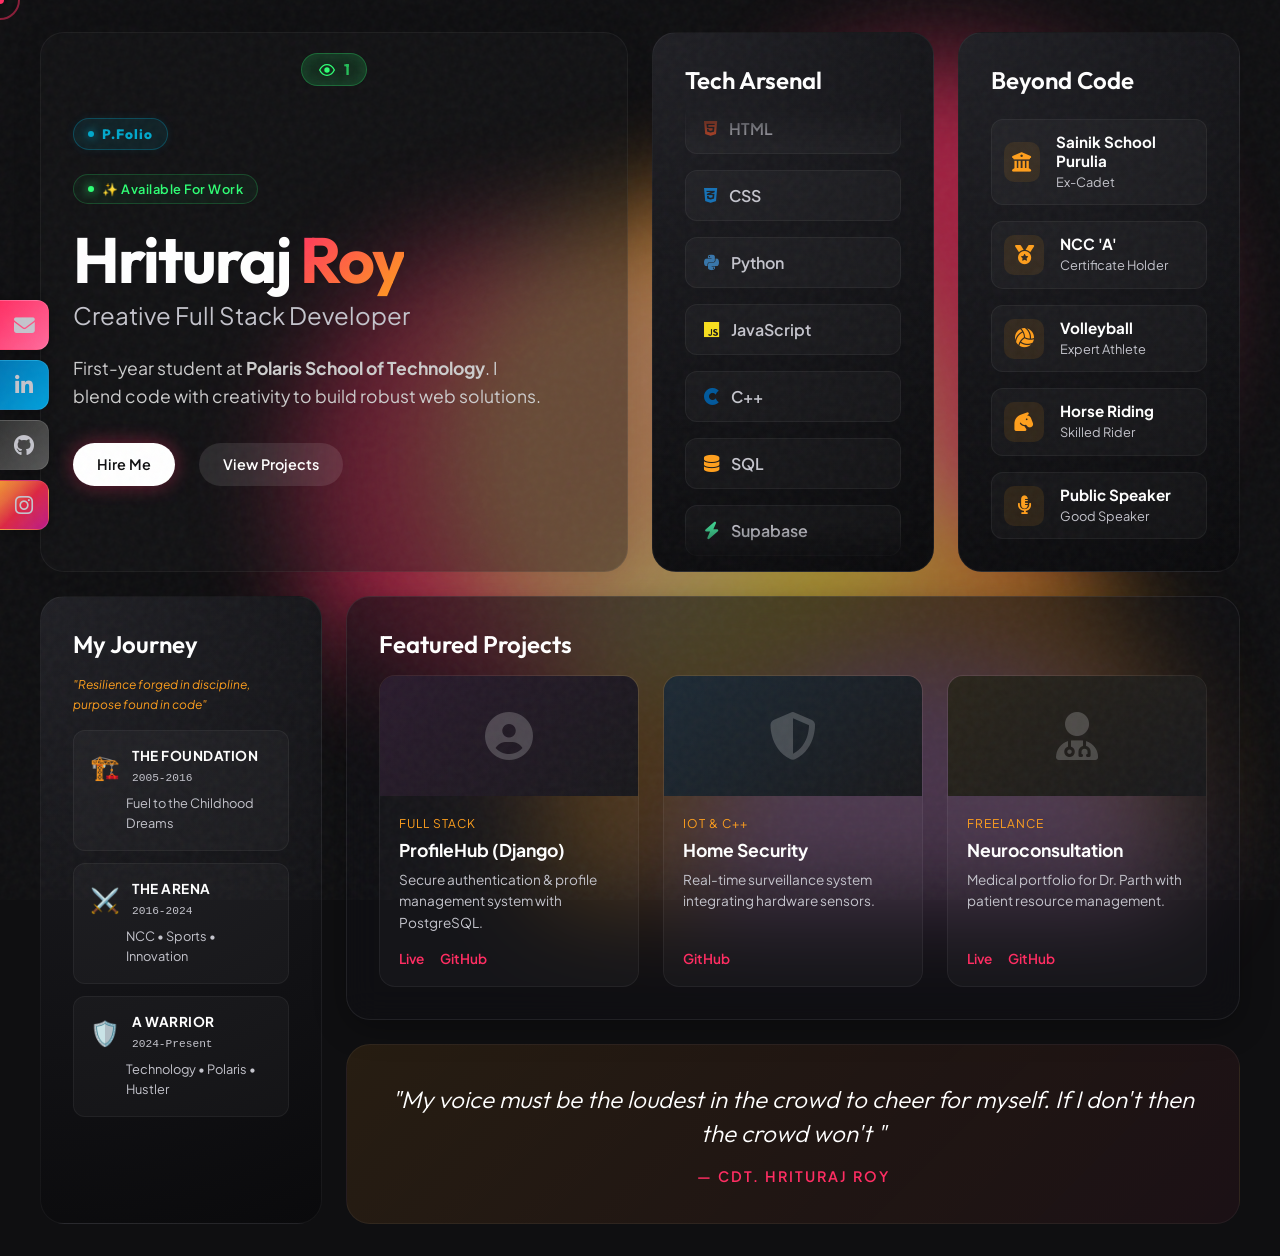
<file: index.html>
<!DOCTYPE html>
<html lang="en">

<head>
    <meta charset="UTF-8">
    <meta name="viewport" content="width=device-width, initial-scale=1.0">
    <title>Hrituraj Roy | Full Stack Developer</title>
    <meta name="description" content="Portfolio of Hrituraj Roy - Full Stack Developer, Athlete, & Innovator.">
    <link rel="stylesheet" href="style.css">
    <link rel="preconnect" href="https://fonts.googleapis.com">
    <link rel="preconnect" href="https://fonts.gstatic.com" crossorigin>
    <link
        href="https://fonts.googleapis.com/css2?family=Outfit:wght@400;600;800&family=Plus+Jakarta+Sans:wght@400;500;700&display=swap"
        rel="stylesheet">
    <link rel="stylesheet" href="https://cdnjs.cloudflare.com/ajax/libs/font-awesome/6.4.0/css/all.min.css">
</head>

<body>
    <div class="cursor-dot"></div>
    <div class="cursor-outline"></div>
    <canvas id="particle-canvas"></canvas>
    <div class="grain-overlay"></div>

    <main class="bento-container">

        <!-- Tile 1: Intro / Hero -->
        <div class="bento-tile tile-intro">
            <div class="profile-header">
                <div class="logo-container">
                    <div class="pfolio-logo">P.Folio</div>
                </div>
                <!-- Restored views counter with live SVG eye -->
                <div class="views-counter" title="Profile Views">
                    <div class="live-indicator">
                        <svg class="eye-radar" viewBox="0 0 24 24" fill="none" xmlns="http://www.w3.org/2000/svg">
                            <circle cx="12" cy="12" r="4" fill="currentColor"></circle>
                            <path d="M1 12C1 12 5 4 12 4C19 4 23 12 23 12C23 12 19 20 12 20C5 20 1 12 1 12Z"
                                stroke="currentColor" stroke-width="2" stroke-linecap="round" stroke-linejoin="round">
                            </path>
                        </svg>
                    </div>
                    <span id="view-count">0</span>
                </div>
                <div class="status-badge">✨ Available For Work</div>
                <h1 id="header-name"><span id="name-text">Hrituraj</span> <span class="gradient-text"
                        id="surname-text">Roy</span></h1>
                <h2>Creative Full Stack Developer</h2>
                <p>First-year student at <strong>Polaris School of Technology</strong>. I blend code with creativity to
                    build robust web solutions.</p>
                <div class="intro-actions">
                    <a href="contact.html" class="btn btn-primary">Hire Me</a>
                    <a href="#projects" class="btn btn-secondary">View Projects</a>
                </div>
            </div>
        </div>

        <!-- Tile 2: Tech Stack (Marquee) -->
        <div class="bento-tile tile-stack">
            <h3>Tech Arsenal</h3>
            <div class="marquee-wrapper">
                <div class="marquee-content">
                    <div class="stack-item"><i class="fab fa-html5"></i> <span>HTML</span></div>
                    <div class="stack-item"><i class="fab fa-css3-alt"></i> <span>CSS</span></div>
                    <div class="stack-item"><i class="fab fa-python"></i> <span>Python</span></div>
                    <div class="stack-item"><i class="fab fa-js"></i> <span>JavaScript</span></div>
                    <div class="stack-item"><i class="fab fa-cuttlefish"></i> <span>C++</span></div>
                    <div class="stack-item"><i class="fas fa-database"></i> <span>SQL</span></div>
                    <div class="stack-item"><i class="fas fa-bolt"></i> <span>Supabase</span></div>
                    <div class="stack-item"><i class="fab fa-envira"></i> <span>Django</span></div>

                    <!-- Duplicate for seamless loop -->
                    <div class="stack-item"><i class="fab fa-html5"></i> <span>HTML</span></div>
                    <div class="stack-item"><i class="fab fa-css3-alt"></i> <span>CSS</span></div>
                    <div class="stack-item"><i class="fab fa-python"></i> <span>Python</span></div>
                    <div class="stack-item"><i class="fab fa-js"></i> <span>JavaScript</span></div>
                    <div class="stack-item"><i class="fab fa-cuttlefish"></i> <span>C++</span></div>
                    <div class="stack-item"><i class="fas fa-database"></i> <span>SQL</span></div>
                    <div class="stack-item"><i class="fas fa-bolt"></i> <span>Supabase</span></div>
                    <div class="stack-item"><i class="fab fa-envira"></i> <span>Django</span></div>
                </div>
            </div>
        </div>

        <!-- Tile 3: The Athlete & Leader -->
        <div class="bento-tile tile-athlete">
            <h3>Beyond Code</h3>
            <div class="achievements-grid">
                <div class="achievement-card">
                    <div class="icon-box"><i class="fas fa-university"></i></div>
                    <div class="ach-text">
                        <h4>Sainik School Purulia</h4>
                        <p>Ex-Cadet</p>
                    </div>
                </div>
                <div class="achievement-card">
                    <div class="icon-box"><i class="fas fa-medal"></i></div>
                    <div class="ach-text">
                        <h4>NCC 'A'</h4>
                        <p>Certificate Holder</p>
                    </div>
                </div>
                <div class="achievement-card">
                    <div class="icon-box"><i class="fas fa-volleyball-ball"></i></div>
                    <div class="ach-text">
                        <h4>Volleyball</h4>
                        <p>Expert Athlete</p>
                    </div>
                </div>
                <div class="achievement-card">
                    <div class="icon-box"><i class="fas fa-horse-head"></i></div>
                    <div class="ach-text">
                        <h4>Horse Riding</h4>
                        <p>Skilled Rider</p>
                    </div>
                </div>
                <div class="achievement-card">
                    <div class="icon-box"><i class="fas fa-microphone-alt"></i></div>
                    <div class="ach-text">
                        <h4>Public Speaker</h4>
                        <p>Good Speaker</p>
                    </div>
                </div>
            </div>
        </div>

        <!-- Tile 4: My Journey - 3 Phases -->
        <div class="bento-tile tile-exp">
            <h3>My Journey</h3>
            <p class="journey-tagline">"Resilience forged in discipline, purpose found in code"</p>

            <div class="journey-phases">
                <!-- Phase 1: Roots -->
                <div class="phase-card" data-phase="roots">
                    <div class="phase-header">
                        <div class="phase-icon">🏗️</div>
                        <div class="phase-info">
                            <h4>THE FOUNDATION </h4>
                            <span class="phase-years">2005-2016</span>
                        </div>
                    </div>
                    <p class="phase-summary">Fuel to the Childhood Dreams</p>
                    <div class="phase-tooltip">
                        <strong>Where it began:</strong> Born in a small village, my mother saw potential beyond our
                        circumstances. Her courage moved us to town school, where I discovered Sainik School Purulia.
                        Earned my place there and shaped by merit.
                    </div>
                </div>

                <!-- Phase 2: Warrior -->
                <div class="phase-card" data-phase="warrior">
                    <div class="phase-header">
                        <div class="phase-icon">⚔️</div>
                        <div class="phase-info">
                            <h4>THE ARENA</h4>
                            <span class="phase-years">2016-2024</span>
                        </div>
                    </div>
                    <p class="phase-summary">NCC • Sports • Innovation</p>
                    <div class="phase-tooltip">
                        Thrived in boarding school's military environment.
                        Led NCC drills,pushed physical limits. Then ATAL Innovation
                        Mission opened a new world—IoT, sensors, code. Built projects, won district events. Soldier
                        mindset met maker spirit.
                    </div>
                </div>

                <!-- Phase 3: Builder -->
                <div class="phase-card" data-phase="builder">
                    <div class="phase-header">
                        <div class="phase-icon">🛡️</div>
                        <div class="phase-info">
                            <h4>A WARRIOR</h4>
                            <span class="phase-years">2024-Present</span>
                        </div>
                    </div>
                    <p class="phase-summary">Technology • Polaris • Hustler</p>
                    <div class="phase-tooltip">
                        Army didn't happen. Hurt, but didn't break.
                        Channeled that warrior discipline into full-stack development at Polaris School of Technology.
                        Building solutions that matter. Hackathons, freelance and relentless
                        growth with unstoppable momentum.
                    </div>
                </div>
            </div>
        </div>

        <!-- Tile 5: Project 1 (ProfileHub) -->
        <!-- Tile 5: Projects Gallery -->
        <div class="bento-tile tile-gallery" id="projects">
            <h3 style="grid-column: 1 / -1; margin-bottom: 0;">Featured Projects</h3>
            <div class="gallery-grid">
                <!-- Project 1 -->
                <div class="project-card">
                    <div class="project-image" style="background: linear-gradient(135deg, #2a1b2d, #18181b);">
                        <i class="fas fa-user-circle"></i>
                    </div>
                    <div class="project-info">
                        <div class="project-tag" data-tooltip="Django backend + PostgreSQL database">Full Stack</div>
                        <h4>ProfileHub (Django)</h4>
                        <p>Secure authentication & profile management system with PostgreSQL.</p>
                        <div class="project-links">
                            <a href="https://8byte-beryl.vercel.app" target="_blank">Live</a>
                            <a href="https://github.com/Roy-code5k/Django_User_Auth" target="_blank">GitHub</a>
                        </div>
                    </div>
                </div>

                <!-- Project 2 -->
                <div class="project-card">
                    <div class="project-image" style="background: linear-gradient(135deg, #1d2a35, #18181b);">
                        <i class="fas fa-shield-alt"></i>
                    </div>
                    <div class="project-info">
                        <div class="project-tag" data-tooltip="C++ firmware + IoT sensors">IoT & C++</div>
                        <h4>Home Security</h4>
                        <p>Real-time surveillance system integrating hardware sensors.</p>
                        <div class="project-links">
                            <a href="https://github.com/Roy-code5k/Home-Security-System" target="_blank">GitHub</a>
                        </div>
                    </div>
                </div>

                <!-- Project 3 -->
                <div class="project-card">
                    <div class="project-image" style="background: linear-gradient(135deg, #2a251b, #18181b);">
                        <i class="fas fa-user-md"></i>
                    </div>
                    <div class="project-info">
                        <div class="project-tag" data-tooltip="HTML, CSS, JavaScript + Vercel">Freelance</div>
                        <h4>Neuroconsultation</h4>
                        <p>Medical portfolio for Dr. Parth with patient resource management.</p>
                        <div class="project-links">
                            <a href="https://parthsorathiya.com/" target="_blank">Live</a>
                            <a href="https://github.com/Roy-code5k/dr-parth-portfolio-website"
                                target="_blank">GitHub</a>
                        </div>
                    </div>
                </div>
            </div>
        </div>

        <!-- Tile 6: Inspirational Quote -->
        <div class="bento-tile tile-quote">
            <blockquote>"My voice must be the loudest in the crowd to cheer for myself. If I don't then the crowd won't
                "
            </blockquote>
            <cite>— Cdt. Hrituraj Roy</cite>
        </div>


    </main>

    <!-- Social Icons - Left Edge -->
    <a href="mailto:hriturajroy2005@gmail.com" class="social-peek social-email" data-tooltip="Email"
        style="top: calc(50% - 150px);">
        <i class="fas fa-envelope"></i>
    </a>
    <a href="https://www.linkedin.com/in/hrituraj-roy-12340a299/" target="_blank" class="social-peek social-linkedin"
        data-tooltip="LinkedIn" style="top: calc(50% - 90px);">
        <i class="fab fa-linkedin-in"></i>
    </a>
    <a href="https://github.com/Roy-code5k" target="_blank" class="social-peek social-github" data-tooltip="GitHub"
        style="top: calc(50% - 30px);">
        <i class="fab fa-github"></i>
    </a>
    <a href="https://www.instagram.com/cdt.hrituraj_roy/" target="_blank" class="social-peek social-instagram"
        data-tooltip="Instagram" style="top: calc(50% + 30px);">
        <i class="fab fa-instagram"></i>
    </a>

    </main>

    <script src="script.js"></script>
</body>

</html>
</file>
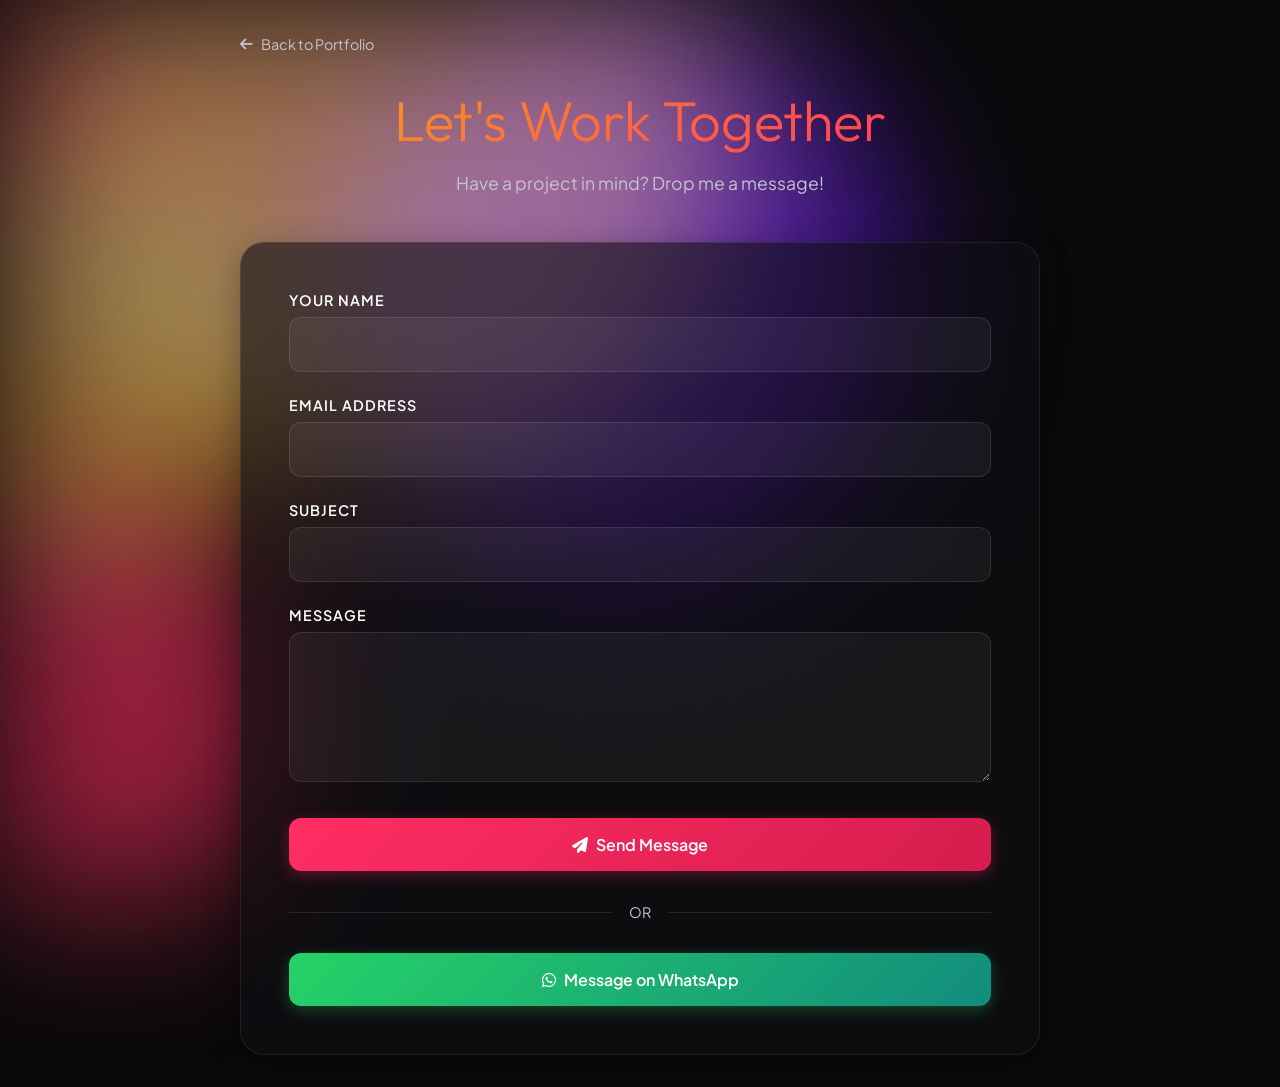
<file: contact.html>
<!DOCTYPE html>
<html lang="en">

<head>
    <meta charset="UTF-8">
    <meta name="viewport" content="width=device-width, initial-scale=1.0">
    <title>Contact Me - Hrituraj Roy</title>
    <link rel="preconnect" href="https://fonts.googleapis.com">
    <link rel="preconnect" href="https://fonts.gstatic.com" crossorigin>
    <link
        href="https://fonts.googleapis.com/css2?family=Outfit:wght@300;400;600;700&family=Plus+Jakarta+Sans:wght@400;600&display=swap"
        rel="stylesheet">
    <link rel="stylesheet" href="https://cdnjs.cloudflare.com/ajax/libs/font-awesome/6.4.0/css/all.min.css">
    <style>
        :root {
            --bg-primary: #0a0a0a;
            --bg-secondary: #18181b;
            --text-primary: #ffffff;
            --text-muted: #c4c4cc;
            --accent-pink: #FF2E63;
            --accent-orange: #FF9F1C;
            --font-heading: 'Outfit', sans-serif;
            --font-body: 'Plus Jakarta Sans', sans-serif;
        }

        * {
            margin: 0;
            padding: 0;
            box-sizing: border-box;
            cursor: none !important;
        }

        body {
            font-family: var(--font-body);
            background: var(--bg-primary);
            color: var(--text-primary);
            min-height: 100vh;
            display: flex;
            align-items: center;
            justify-content: center;
            padding: 2rem;
            overflow-x: hidden;
            position: relative;
        }

        /* Animated Background */
        #particle-canvas {
            position: fixed;
            top: 0;
            left: 0;
            width: 100%;
            height: 100%;
            z-index: 0;
            opacity: 0.6;
            filter: blur(80px);
        }

        .contact-container {
            position: relative;
            z-index: 1;
            max-width: 800px;
            width: 100%;
        }

        .back-button {
            display: inline-flex;
            align-items: center;
            gap: 0.5rem;
            color: var(--text-muted);
            text-decoration: none;
            font-size: 0.9rem;
            margin-bottom: 2rem;
            transition: all 0.3s ease;
        }

        .back-button:hover {
            color: var(--accent-pink);
            transform: translateX(-5px);
        }

        .contact-header {
            text-align: center;
            margin-bottom: 3rem;
        }

        .contact-header h1 {
            font-family: var(--font-heading);
            font-size: 3.5rem;
            font-weight: 300;
            margin-bottom: 1rem;
            background: linear-gradient(135deg, var(--accent-orange), var(--accent-pink));
            -webkit-background-clip: text;
            -webkit-text-fill-color: transparent;
            background-clip: text;
        }

        .contact-header p {
            color: var(--text-muted);
            font-size: 1.1rem;
        }

        .contact-card {
            background: rgba(15, 15, 20, 0.6);
            backdrop-filter: blur(16px);
            -webkit-backdrop-filter: blur(16px);
            border: 1px solid rgba(255, 255, 255, 0.08);
            border-radius: 24px;
            padding: 3rem;
            box-shadow: 0 8px 32px 0 rgba(0, 0, 0, 0.3);
        }

        .form-group {
            margin-bottom: 1.5rem;
        }

        .form-group label {
            display: block;
            margin-bottom: 0.5rem;
            color: var(--text-primary);
            font-weight: 600;
            font-size: 0.9rem;
            text-transform: uppercase;
            letter-spacing: 1px;
        }

        .form-group input,
        .form-group textarea {
            width: 100%;
            padding: 1rem;
            background: rgba(255, 255, 255, 0.05);
            border: 1px solid rgba(255, 255, 255, 0.1);
            border-radius: 12px;
            color: var(--text-primary);
            font-family: var(--font-body);
            font-size: 1rem;
            transition: all 0.3s ease;
        }

        .form-group input:focus,
        .form-group textarea:focus {
            outline: none;
            border-color: var(--accent-pink);
            background: rgba(255, 255, 255, 0.08);
            box-shadow: 0 0 0 3px rgba(255, 46, 99, 0.1);
        }

        .form-group textarea {
            resize: vertical;
            min-height: 150px;
        }

        .form-actions {
            display: flex;
            gap: 1rem;
            margin-top: 2rem;
        }

        .btn {
            flex: 1;
            padding: 1rem 2rem;
            border: none;
            border-radius: 12px;
            font-family: var(--font-body);
            font-size: 1rem;
            font-weight: 600;
            cursor: none !important;
            transition: all 0.3s ease;
            display: flex;
            align-items: center;
            justify-content: center;
            gap: 0.5rem;
            text-decoration: none;
        }

        .btn-primary {
            background: linear-gradient(135deg, var(--accent-pink), #d61c4e);
            color: white;
            box-shadow: 0 4px 15px rgba(255, 46, 99, 0.3);
        }

        .btn-primary:hover {
            transform: translateY(-2px);
            box-shadow: 0 6px 20px rgba(255, 46, 99, 0.4);
        }

        .btn-whatsapp {
            background: linear-gradient(135deg, #25D366, #128C7E);
            color: white;
            box-shadow: 0 4px 15px rgba(37, 211, 102, 0.3);
        }

        .btn-whatsapp:hover {
            transform: translateY(-2px);
            box-shadow: 0 6px 20px rgba(37, 211, 102, 0.4);
        }

        .divider {
            display: flex;
            align-items: center;
            text-align: center;
            margin: 2rem 0;
            color: var(--text-muted);
        }

        .divider::before,
        .divider::after {
            content: '';
            flex: 1;
            border-bottom: 1px solid rgba(255, 255, 255, 0.1);
        }

        .divider span {
            padding: 0 1rem;
            font-size: 0.9rem;
        }

        /* Success Message */
        .success-message {
            display: none;
            padding: 1rem;
            background: rgba(46, 255, 116, 0.1);
            border: 1px solid rgba(46, 255, 116, 0.3);
            border-radius: 12px;
            color: #2eff74;
            margin-bottom: 1rem;
            text-align: center;
        }

        .success-message.show {
            display: block;
        }

        /* Responsive */
        @media (max-width: 768px) {
            .contact-header h1 {
                font-size: 2.5rem;
            }

            .contact-card {
                padding: 2rem;
            }

            .form-actions {
                flex-direction: column;
            }
        }
    </style>
</head>

<body>
    <canvas id="particle-canvas"></canvas>

    <div class="contact-container">
        <a href="index.html" class="back-button">
            <i class="fas fa-arrow-left"></i>
            Back to Portfolio
        </a>

        <div class="contact-header">
            <h1>Let's Work Together</h1>
            <p>Have a project in mind? Drop me a message!</p>
        </div>

        <div class="contact-card">
            <div class="success-message" id="successMessage">
                <i class="fas fa-check-circle"></i>
                Message sent successfully! I'll get back to you soon.
            </div>

            <form action="https://formspree.io/f/mwvvorlk" method="POST" id="contactForm">
                <div class="form-group">
                    <label for="name">Your Name</label>
                    <input type="text" id="name" name="name" required>
                </div>

                <div class="form-group">
                    <label for="email">Email Address</label>
                    <input type="email" id="email" name="email" required>
                </div>

                <div class="form-group">
                    <label for="subject">Subject</label>
                    <input type="text" id="subject" name="subject" required>
                </div>

                <div class="form-group">
                    <label for="message">Message</label>
                    <textarea id="message" name="message" required></textarea>
                </div>

                <div class="form-actions">
                    <button type="submit" class="btn btn-primary">
                        <i class="fas fa-paper-plane"></i>
                        Send Message
                    </button>
                </div>
            </form>

            <div class="divider">
                <span>OR</span>
            </div>

            <a href="https://wa.me/916295852503?text=Hi%20Hrituraj%2C%20I%27d%20like%20to%20discuss%20a%20project%20with%20you."
                target="_blank" class="btn btn-whatsapp">
                <i class="fab fa-whatsapp"></i>
                Message on WhatsApp
            </a>
        </div>
    </div>

    <script>
        // Animated Background (same as portfolio)
        const canvas = document.getElementById('particle-canvas');
        const ctx = canvas.getContext('2d');
        canvas.width = window.innerWidth;
        canvas.height = window.innerHeight;

        let mouseX = window.innerWidth / 2;
        let mouseY = window.innerHeight / 2;

        window.addEventListener('mousemove', (e) => {
            mouseX = e.clientX;
            mouseY = e.clientY;
        });

        class Orb {
            constructor(color) {
                this.radius = (Math.random() * 150) + 200;
                this.x = Math.random() * canvas.width;
                this.y = Math.random() * canvas.height;
                this.dx = (Math.random() - 0.5) * 1.5;
                this.dy = (Math.random() - 0.5) * 1.5;
                this.color = color;
                this.baseRadius = this.radius;
                this.angle = Math.random() * Math.PI * 2;
                this.pulseSpeed = 0.02;
            }

            draw() {
                ctx.beginPath();
                ctx.arc(this.x, this.y, this.radius, 0, Math.PI * 2, false);
                ctx.fillStyle = this.color;
                ctx.fill();
                ctx.closePath();
            }

            update() {
                this.angle += this.pulseSpeed;
                this.radius = this.baseRadius + Math.sin(this.angle) * 20;

                const dxMouse = mouseX - this.x;
                const dyMouse = mouseY - this.y;
                const distance = Math.sqrt(dxMouse * dxMouse + dyMouse * dyMouse);
                const interactionRadius = 400;

                if (distance < interactionRadius) {
                    const forceDirectionX = dxMouse / distance;
                    const forceDirectionY = dyMouse / distance;
                    const force = (interactionRadius - distance) / interactionRadius;
                    const directionX = forceDirectionX * force * 3;
                    const directionY = forceDirectionY * force * 3;

                    this.x -= directionX;
                    this.y -= directionY;
                }

                if (this.x + this.radius > canvas.width) this.dx = -Math.abs(this.dx);
                if (this.x - this.radius < 0) this.dx = Math.abs(this.dx);
                if (this.y + this.radius > canvas.height) this.dy = -Math.abs(this.dy);
                if (this.y - this.radius < 0) this.dy = Math.abs(this.dy);

                this.x += this.dx;
                this.y += this.dy;

                this.draw();
            }
        }

        let orbs = [
            new Orb('#FF2E63'),
            new Orb('#FF9F1C'),
            new Orb('#FF2E63'),
            new Orb('#FF9F1C'),
            new Orb('#6C1BF9')
        ];

        function animate() {
            requestAnimationFrame(animate);
            ctx.clearRect(0, 0, canvas.width, canvas.height);
            ctx.globalCompositeOperation = 'screen';

            for (let i = 0; i < orbs.length; i++) {
                orbs[i].update();
            }

            ctx.globalCompositeOperation = 'source-over';
        }

        window.addEventListener('resize', () => {
            canvas.width = window.innerWidth;
            canvas.height = window.innerHeight;
        });

        animate();

        // Form submission handling
        const form = document.getElementById('contactForm');
        const successMessage = document.getElementById('successMessage');

        form.addEventListener('submit', async (e) => {
            e.preventDefault();

            const formData = new FormData(form);

            try {
                const response = await fetch(form.action, {
                    method: 'POST',
                    body: formData,
                    headers: {
                        'Accept': 'application/json'
                    }
                });

                if (response.ok) {
                    successMessage.classList.add('show');
                    form.reset();
                    setTimeout(() => {
                        successMessage.classList.remove('show');
                    }, 5000);
                } else {
                    alert('Oops! There was a problem submitting your form');
                }
            } catch (error) {
                alert('Oops! There was a problem submitting your form');
            }
        });
    </script>
</body>

</html>
</file>
<file: style.css>
:root {
    --bg-color: #0f0f11;
    --card-bg: #18181b;
    --card-hover: #27272a;
    --text-primary: #ffffff;
    --text-muted: #c4c4cc;
    --accent-pink: #FF2E63;
    --accent-orange: #FF9F1C;
    --gradient-text: linear-gradient(135deg, var(--accent-pink), var(--accent-orange));

    --font-heading: 'Outfit', sans-serif;
    --font-body: 'Plus Jakarta Sans', sans-serif;

    --gap: 1.5rem;
    --radius: 24px;
}

* {
    margin: 0;
    padding: 0;
    box-sizing: border-box;
    cursor: none !important;
}

body {
    background-color: var(--bg-color);
    color: var(--text-primary);
    font-family: var(--font-body);
    min-height: 100vh;
    padding: 2rem;
    display: flex;
    justify-content: center;
    align-items: center;
    position: relative;
    overflow-x: hidden;
}

/* 1. Grain Texture */
.grain-overlay {
    position: fixed;
    top: 0;
    left: 0;
    width: 100%;
    height: 100%;
    pointer-events: none;
    z-index: 9000;
    opacity: 0.04;
    background-image: url("data:image/svg+xml,%3Csvg viewBox='0 0 200 200' xmlns='http://www.w3.org/2000/svg'%3E%3Cfilter id='noiseFilter'%3E%3CfeTurbulence type='fractalNoise' baseFrequency='0.65' numOctaves='3' stitchTiles='stitch'/%3E%3C/filter%3E%3Crect width='100%25' height='100%25' filter='url(%23noiseFilter)'/%3E%3C/svg%3E");
}

/* 2. Particle Canvas (Fluid Blur) */
#particle-canvas {
    position: fixed;
    top: 0;
    left: 0;
    width: 100%;
    height: 100%;
    z-index: 0;
    pointer-events: none;
    filter: blur(50px);
    opacity: 0.6;
}

/* Custom Cursor */
.cursor-dot,
.cursor-outline {
    position: fixed;
    top: 0;
    left: 0;
    transform: translate(-50%, -50%);
    border-radius: 50%;
    z-index: 9999;
    pointer-events: none;
}

.cursor-dot {
    width: 8px;
    height: 8px;
    background-color: var(--accent-pink);
}

.cursor-outline {
    width: 40px;
    height: 40px;
    border: 2px solid var(--accent-pink);
    opacity: 0.5;
    transition: 0.2s;
}

/* Cursor Particle Trail */
.cursor-particle {
    position: fixed;
    width: 4px;
    height: 4px;
    background: var(--accent-pink);
    border-radius: 50%;
    pointer-events: none;
    z-index: 9998;
    animation: particleFade 0.8s ease-out forwards;
}

@keyframes particleFade {
    0% {
        opacity: 0.8;
        transform: scale(1);
    }

    100% {
        opacity: 0;
        transform: scale(0.3) translateY(20px);
    }
}

/* Bento Container */
.bento-container {
    display: grid;
    grid-template-columns: repeat(4, 1fr);
    grid-template-rows: repeat(4, minmax(180px, auto));
    gap: var(--gap);
    max-width: 1200px;
    width: 100%;
}

/* Tile Basics */
.bento-tile {
    background: var(--card-bg);
    border-radius: var(--radius);
    padding: 2rem;
    position: relative;
    overflow: hidden;
    transition: transform 0.3s ease, background 0.3s ease, box-shadow 0.3s ease;
    border: 1px solid rgba(255, 255, 255, 0.05);
    display: flex;
    flex-direction: column;
    opacity: 0;
    transform: translateY(20px);
    transform-style: preserve-3d;
    perspective: 1000px;
}

.bento-tile:hover {
    transform: translateY(-5px) rotateX(2deg) rotateY(-2deg);
    background: var(--card-hover);
    border-color: rgba(255, 255, 255, 0.1);
    box-shadow: 0 20px 40px -10px rgba(0, 0, 0, 0.5), 0 0 30px rgba(255, 46, 99, 0.1);
}

/* Typography */
h1 {
    font-family: var(--font-heading);
    font-size: 3rem;
    font-weight: 300;
    line-height: 1.1;
    margin-bottom: 0.5rem;
}

#name-text,
#surname-text {
    opacity: 0;
    /* Initially hidden for glitch reveal */
    transition: opacity 0.1s;
}

h2 {
    font-size: 1.25rem;
    font-weight: 400;
    color: var(--text-muted);
    margin-bottom: 1.5rem;
}

h3 {
    font-family: var(--font-heading);
    font-size: 1.5rem;
    font-weight: 600;
    margin-bottom: 1.5rem;
}

h4 {
    font-size: 1.25rem;
    font-weight: 700;
    margin-bottom: 0.5rem;
}

p {
    color: var(--text-muted);
    font-size: 0.95rem;
    font-weight: 400;
    line-height: 1.6;
}

.gradient-text {
    background: var(--gradient-text);
    -webkit-background-clip: text;
    background-clip: text;
    color: transparent;
}

/* Buttons */
.btn {
    display: inline-block;
    padding: 0.8rem 1.5rem;
    border-radius: 50px;
    font-weight: 600;
    text-decoration: none;
    font-size: 0.9rem;
    transition: 0.3s;
    cursor: none !important;
}

.btn-primary {
    background: var(--text-primary);
    color: var(--bg-color);
    position: relative;
    animation: pulseGlow 2s ease-in-out infinite;
    box-shadow: 0 0 20px rgba(255, 46, 99, 0.4);
}

.btn-primary:hover {
    background: var(--accent-pink);
    color: white;
    animation: none;
    box-shadow: 0 0 30px rgba(255, 46, 99, 0.6);
    transform: translateY(-2px);
}

@keyframes pulseGlow {

    0%,
    100% {
        box-shadow: 0 0 20px rgba(255, 46, 99, 0.4), 0 0 40px rgba(255, 46, 99, 0.2);
    }

    50% {
        box-shadow: 0 0 30px rgba(255, 46, 99, 0.6), 0 0 60px rgba(255, 46, 99, 0.3);
    }
}

.btn-secondary {
    background: rgba(255, 255, 255, 0.1);
    color: var(--text-primary);
    margin-left: 0.5rem;
}

.btn-secondary:hover {
    background: rgba(255, 255, 255, 0.15);
    border-color: white;
    transform: translateY(-2px);
}

/* === TILE LAYOUTS === */

/* Intro Tile: Rows 1-2, Cols 1-2 */
.tile-intro {
    grid-column: span 2;
    grid-row: span 2;
    background: rgba(24, 24, 27, 0.4);
    /*linear-gradient(135deg, rgba(255, 159, 28, 0.1), rgba(255, 46, 99, 0.05));*/
    box-shadow: 0 4px 30px rgba(0, 0, 0, 0.1);
    border: 1px solid rgba(255, 255, 255, 0.05);
    justify-content: center;
    align-items: flex-start;
    text-align: left;
    transition: all 0.4s ease;
}

.tile-intro:hover {
    background: rgba(24, 24, 27, 0.6);
    border-color: rgba(255, 255, 255, 0.3);
    box-shadow: 0 0 20px rgba(255, 46, 99, 0.2), 0 5px 15px rgba(0, 0, 0, 0.3);
    transform: translateY(-5px) scale(1.01);
}

/* =========================================
   RESTORED VIEW COUNTER UI 
   ========================================= */
.views-counter {
    position: fixed;
    top: 20px;
    /* Float it at the top most center */
    left: 50%;
    transform: translateX(-50%);
    /* Centers perfectly horizontally */
    display: flex;
    align-items: center;
    gap: 8px;
    padding: 6px 16px;
    /* Adjusted padding to fit icon and number well */
    background: rgba(46, 255, 116, 0.1);
    /* Green base */
    border: 1px solid rgba(46, 255, 116, 0.3);
    border-radius: 50px;
    /* Make it a perfectly rounded pill */
    color: #2eff74;
    /* Glowing green */
    font-family: var(--font-heading);
    font-size: 0.95rem;
    font-weight: 700;
    transition: all 0.3s ease;
    backdrop-filter: blur(8px);
    box-shadow: 0 0 15px rgba(46, 255, 116, 0.15) inset;
    /* Inner glow for glass look */

    /* For the radar sweep */
    overflow: hidden;
    z-index: 1000;
    /* Ensure it stays above all other content */

    /* #4: Pulsating outer glow on load */
    animation: loadHeartbeat 1.5s ease-out 1;
}

/* Sweep line pseudo-element */
.views-counter::after {
    content: '';
    position: absolute;
    top: -50%;
    left: -50%;
    width: 20px;
    height: 200%;
    background: linear-gradient(90deg, transparent, rgba(46, 255, 116, 0.5), transparent);
    transform: rotate(35deg) translateX(-150px);
    transition: 0.8s ease-in-out;
    pointer-events: none;
    z-index: 1;
}

@keyframes loadHeartbeat {
    0% {
        box-shadow: 0 0 0 0 rgba(46, 255, 116, 0.6), 0 0 15px rgba(46, 255, 116, 0.1) inset;
    }

    30% {
        box-shadow: 0 0 0 15px rgba(46, 255, 116, 0), 0 0 15px rgba(46, 255, 116, 0.1) inset;
    }

    45% {
        box-shadow: 0 0 0 0 rgba(46, 255, 116, 0.4), 0 0 15px rgba(46, 255, 116, 0.1) inset;
    }

    100% {
        box-shadow: 0 0 0 15px rgba(46, 255, 116, 0), 0 0 15px rgba(46, 255, 116, 0.1) inset;
    }
}

/* Custom SVG Eye Animation */
.live-indicator {
    display: flex;
    align-items: center;
    justify-content: center;
    position: relative;
    width: 18px;
    height: 18px;
}

.eye-radar {
    width: 16px;
    height: 16px;
    color: #2eff74;
    position: relative;
    z-index: 2;
    overflow: visible;
}

/* Core pupil glowing pulse */
.eye-radar circle {
    animation: eyePulse 2.5s infinite ease-in-out;
}

@keyframes eyePulse {

    0%,
    100% {
        transform: scale(0.8);
        opacity: 0.7;
    }

    50% {
        transform: scale(1.1);
        opacity: 1;
        filter: drop-shadow(0 0 4px #2eff74);
    }
}

.views-counter:hover {
    background: rgba(46, 255, 116, 0.1);
    border-color: rgba(46, 255, 116, 0.4);
    color: #ffffff;
    transform: translateX(-50%) translateY(-2px);
    /* Regular hover lift */
    box-shadow: 0 5px 15px rgba(46, 255, 116, 0.2), 0 0 20px rgba(46, 255, 116, 0.2) inset;
}

/* Trigger the sweep on hover */
.views-counter:hover::after {
    transform: rotate(35deg) translateX(250px);
}

.logo-container {
    width: 100%;
    margin-bottom: 1.5rem;
}

.pfolio-logo {
    display: inline-flex;
    align-items: center;
    gap: 8px;
    /* Added gap to push text away from the dot */
    justify-content: center;
    padding: 6px 14px;
    background: rgba(0, 168, 204, 0.1);
    /* Ocean Blue base */
    color: #00a8cc;
    /* Ocean blue text */
    font-family: var(--font-heading);
    font-weight: 800;
    font-size: 0.85rem;
    letter-spacing: 1px;
    border-radius: 20px;
    border: 1px solid rgba(0, 168, 204, 0.3);
    box-shadow: 0 0 10px rgba(0, 168, 204, 0.1);
    transition: all 0.3s ease;
    cursor: none;
}

.pfolio-logo::before {
    content: '';
    width: 6px;
    height: 6px;
    background-color: #00a8cc;
    border-radius: 50%;
    box-shadow: 0 0 10px #00a8cc;
    animation: pulseBlue 2s infinite;
}

@keyframes pulseBlue {
    0% {
        opacity: 1;
        box-shadow: 0 0 0 0 rgba(0, 168, 204, 0.4);
    }

    70% {
        opacity: 1;
        box-shadow: 0 0 0 6px rgba(0, 168, 204, 0);
    }

    100% {
        opacity: 1;
        box-shadow: 0 0 0 0 rgba(0, 168, 204, 0);
    }
}

.pfolio-logo:hover {
    background: rgba(0, 168, 204, 0.2);
    border-color: rgba(0, 168, 204, 0.5);
    box-shadow: 0 0 15px rgba(0, 168, 204, 0.3);
    transform: translateY(-2px);
    color: #ffffff;
}

.status-badge {
    display: inline-flex;
    align-items: center;
    gap: 8px;
    background: rgba(46, 255, 116, 0.05);
    color: #2eff74;
    padding: 6px 14px;
    border-radius: 20px;
    font-size: 0.8rem;
    font-weight: 600;
    margin-bottom: 1.5rem;
    border: 1px solid rgba(46, 255, 116, 0.2);
    letter-spacing: 0.5px;
}

.status-badge::before {
    content: '';
    width: 6px;
    height: 6px;
    background-color: #2eff74;
    border-radius: 50%;
    box-shadow: 0 0 10px #2eff74;
    animation: pulse 2s infinite;
}

@keyframes pulse {
    0% {
        opacity: 1;
        box-shadow: 0 0 0 0 rgba(46, 255, 116, 0.4);
    }

    70% {
        opacity: 1;
        box-shadow: 0 0 0 6px rgba(46, 255, 116, 0);
    }

    100% {
        opacity: 1;
        box-shadow: 0 0 0 0 rgba(46, 255, 116, 0);
    }
}

.tile-intro h1 {
    font-size: 4rem;
    font-weight: 700;
    letter-spacing: -2px;
    margin-bottom: 0.5rem;
    line-height: 1;
}

.tile-intro h2 {
    font-size: 1.5rem;
    color: var(--text-muted);
    font-weight: 400;
    margin-bottom: 1.5rem;
}

.tile-intro p {
    max-width: 90%;
    margin-bottom: 2rem;
    font-size: 1.1rem;
    color: #cccccc;
}

.intro-actions {
    display: flex;
    gap: 1rem;
}

/* Tech Stack Tile: Row 1-2, Col 3 */
.tile-stack {
    grid-column: span 1;
    grid-row: span 2;
    overflow: hidden;
    padding-left: 0;
    padding-right: 0;
    justify-content: flex-start;
    position: relative;
    padding-top: 1.5rem;
    background: radial-gradient(circle at top left, #1f1f24, #0a0a0c);
}

.tile-stack h3 {
    padding-left: 2rem;
    z-index: 10;
    position: relative;
    margin-top: 0.5rem;
    margin-bottom: 0;
}

.marquee-wrapper {
    position: absolute;
    top: 70px;
    left: 0;
    width: 100%;
    bottom: 0;
    overflow: hidden;
    mask-image: linear-gradient(to bottom, transparent, black 10%, black 90%, transparent);
    -webkit-mask-image: linear-gradient(to bottom, transparent, black 10%, black 90%, transparent);
}

.marquee-content {
    display: flex;
    flex-direction: column;
    gap: 1rem;
    padding: 0 2rem;
    animation: scrollVertical 20s linear infinite;
}

@keyframes scrollVertical {
    0% {
        transform: translateY(0);
    }

    100% {
        transform: translateY(-50%);
    }
}

.stack-item {
    display: flex;
    align-items: center;
    gap: 12px;
    font-weight: 600;
    color: var(--text-muted);
    padding: 14px 18px;
    background: rgba(255, 255, 255, 0.03);
    border-radius: 12px;
    border: 1px solid rgba(255, 255, 255, 0.05);
    transition: all 0.3s ease;
}

.stack-item:hover {
    background: rgba(255, 255, 255, 0.08);
    border-color: rgba(255, 255, 255, 0.2);
    transform: translateX(5px);
    color: white;
}

.stack-item i {
    font-size: 1.1rem;
    transition: 0.3s;
}

/* Brand Colors */
.stack-item:has(.fa-html5):hover {
    box-shadow: 0 0 15px rgba(227, 79, 38, 0.2);
    border-color: rgba(227, 79, 38, 0.5);
}

.stack-item:has(.fa-html5) i {
    color: #E34F26;
}

.stack-item:has(.fa-css3-alt):hover {
    box-shadow: 0 0 15px rgba(21, 114, 182, 0.2);
    border-color: rgba(21, 114, 182, 0.5);
}

.stack-item:has(.fa-css3-alt) i {
    color: #1572B6;
}

.stack-item:has(.fa-python):hover {
    box-shadow: 0 0 15px rgba(55, 118, 171, 0.2);
    border-color: rgba(55, 118, 171, 0.5);
}

.stack-item:has(.fa-python) i {
    color: #3776AB;
}

.stack-item:has(.fa-js):hover {
    box-shadow: 0 0 15px rgba(247, 223, 30, 0.2);
    border-color: rgba(247, 223, 30, 0.5);
}

.stack-item:has(.fa-js) i {
    color: #F7DF1E;
}

.stack-item:has(.fa-cuttlefish):hover {
    box-shadow: 0 0 15px rgba(0, 89, 156, 0.2);
    border-color: rgba(0, 89, 156, 0.5);
}

.stack-item:has(.fa-cuttlefish) i {
    color: #00599C;
}

.stack-item:has(.fa-database):hover {
    box-shadow: 0 0 15px rgba(255, 159, 28, 0.2);
    border-color: rgba(255, 159, 28, 0.5);
}

.stack-item:has(.fa-database) i {
    color: #FF9F1C;
}

.stack-item:has(.fa-bolt):hover {
    box-shadow: 0 0 15px rgba(62, 207, 142, 0.2);
    border-color: rgba(62, 207, 142, 0.5);
}

.stack-item:has(.fa-bolt) i {
    color: #3ECF8E;
}

.stack-item:has(.fa-envira):hover {
    box-shadow: 0 0 15px rgba(9, 46, 32, 0.4);
    border-color: rgba(9, 46, 32, 0.6);
}

.stack-item:has(.fa-envira) i {
    color: #092E20;
}

/* Athlete Tile: Row 1-2, Col 4 */
.tile-athlete {
    grid-column: span 1;
    grid-row: span 2;
    background: radial-gradient(circle at top left, #1f1f24, #0a0a0c);
    display: flex;
    flex-direction: column;
}

.achievements-grid {
    display: flex;
    flex-direction: column;
    gap: 1rem;
    flex: 1;
}

.achievement-card {
    display: flex;
    align-items: center;
    gap: 1rem;
    background: rgba(255, 255, 255, 0.03);
    padding: 12px;
    border-radius: 12px;
    border: 1px solid rgba(255, 255, 255, 0.05);
    transition: all 0.3s ease;
}

.achievement-card:hover {
    background: rgba(255, 255, 255, 0.08);
    transform: translateX(5px);
    border-color: rgba(255, 159, 28, 0.3);
}

.icon-box {
    width: 40px;
    height: 40px;
    background: rgba(255, 159, 28, 0.1);
    border-radius: 10px;
    display: flex;
    align-items: center;
    justify-content: center;
    color: var(--accent-orange);
    font-size: 1.2rem;
}

.ach-text h4 {
    font-size: 0.95rem;
    font-weight: 700;
    margin-bottom: 2px;
    color: var(--text-primary);
}

.ach-text p {
    font-size: 0.8rem;
    color: var(--text-muted);
    margin: 0;
}

/* Experience Tile: Row 3-4, Col 1 (1×2 - Double Height) */
.tile-exp {
    grid-column: span 1;
    grid-row: span 2;
    background: radial-gradient(circle at top left, #1f1f24, #0a0a0c);
    display: flex;
    flex-direction: column;
    gap: 0.5rem;
}

/* Quote Tile: Row 4, Cols 2-4 */
.tile-quote {
    grid-column: span 3;
    grid-row: span 1;
    background: linear-gradient(135deg, rgba(255, 159, 28, 0.1), rgba(255, 46, 99, 0.05));
    border: 1px solid rgba(255, 255, 255, 0.05);
    display: flex;
    flex-direction: column;
    align-items: center;
    justify-content: center;
    text-align: center;
    padding: 2rem;
    transition: all 0.4s ease;
}

.tile-quote:hover {
    background: rgba(24, 24, 27, 0.6);
    border-color: rgba(255, 255, 255, 0.3);
    box-shadow: 0 0 20px rgba(255, 46, 99, 0.2), 0 5px 15px rgba(0, 0, 0, 0.3);
    transform: translateY(-5px) scale(1.01);
}

.tile-quote blockquote {
    font-family: var(--font-heading);
    font-size: 1.5rem;
    font-weight: 300;
    font-style: italic;
    color: var(--text-primary);
    margin-bottom: 1rem;
    line-height: 1.4;
}

.tile-quote cite {
    font-size: 0.9rem;
    color: var(--accent-pink);
    font-weight: 600;
    text-transform: uppercase;
    letter-spacing: 2px;
    font-style: normal;
}

.journey-tagline {
    font-size: 0.75rem;
    font-style: italic;
    color: var(--accent-orange);
    margin-top: -1rem;
    margin-bottom: 0.5rem;
}

.journey-phases {
    display: flex;
    flex-direction: column;
    gap: 0.75rem;
    flex: 1;
}

.phase-card {
    background: rgba(255, 255, 255, 0.03);
    border: 1px solid rgba(255, 255, 255, 0.05);
    border-radius: 12px;
    padding: 1rem;
    transition: all 0.3s ease;
    position: relative;
    cursor: none;
    overflow: hidden;
}

.phase-card:hover {
    background: rgba(255, 255, 255, 0.08);
    border-color: rgba(255, 159, 28, 0.4);
    transform: translateX(3px);
}

.phase-current {
    border-color: rgba(255, 159, 28, 0.3);
    background: rgba(255, 159, 28, 0.05);
    box-shadow: 0 0 15px rgba(255, 159, 28, 0.1);
}

.phase-header {
    display: flex;
    align-items: center;
    gap: 0.75rem;
    margin-bottom: 0.5rem;
}

.phase-icon {
    font-size: 1.5rem;
    line-height: 1;
}

.phase-info h4 {
    font-size: 0.85rem;
    font-weight: 700;
    color: var(--text-primary);
    margin: 0;
    letter-spacing: 0.5px;
}

.phase-years {
    font-size: 0.7rem;
    color: var(--text-muted);
    font-family: monospace;
}

.phase-summary {
    font-size: 0.8rem;
    color: var(--text-muted);
    margin: 0;
    padding-left: 2.25rem;
}

.phase-tooltip {
    max-height: 0;
    overflow: hidden;
    transition: max-height 0.3s ease, margin-top 0.3s ease;
    margin-top: 0;
    padding-left: 2.25rem;
    font-size: 0.75rem;
    line-height: 1.5;
    color: #e0e0e0;
}

.phase-card:hover .phase-tooltip {
    max-height: 200px;
    margin-top: 0.75rem;
}

.phase-tooltip strong {
    color: var(--accent-orange);
    display: block;
    margin-bottom: 0.25rem;
    font-size: 0.8rem;
}

/* Featured Projects Gallery: Row 3, Cols 2-4 (3×1) */
.tile-gallery {
    grid-column: span 3;
    grid-row: span 1;
    display: flex;
    flex-direction: column;
    gap: 1rem;
    background: rgba(15, 15, 20, 0.6);
    backdrop-filter: blur(16px);
    -webkit-backdrop-filter: blur(16px);
    border: 1px solid rgba(255, 255, 255, 0.08);
    box-shadow: 0 8px 32px 0 rgba(0, 0, 0, 0.3);
    transition: all 0.4s ease;
}

.tile-gallery:hover {
    transform: translateY(-5px);
    background: rgba(15, 15, 20, 0.8);
    border-color: rgba(255, 255, 255, 0.2);
    box-shadow: 0 15px 40px rgba(0, 0, 0, 0.4), 0 0 30px rgba(255, 46, 99, 0.1);
}

.gallery-grid {
    display: grid;
    grid-template-columns: repeat(3, 1fr);
    gap: 1.5rem;
    height: 100%;
}

.project-card {
    background: rgba(255, 255, 255, 0.03);
    border: 1px solid rgba(255, 255, 255, 0.05);
    border-radius: 16px;
    overflow: hidden;
    transition: all 0.3s ease;
    display: flex;
    flex-direction: column;
}

.project-card:hover {
    background: rgba(255, 255, 255, 0.08);
    transform: translateY(-5px);
    border-color: rgba(255, 46, 99, 0.3);
}

.project-image {
    height: 120px;
    display: flex;
    align-items: center;
    justify-content: center;
    font-size: 3rem;
    color: rgba(255, 255, 255, 0.2);
}

.project-info {
    padding: 1.2rem;
    display: flex;
    flex-direction: column;
    flex: 1;
}

.project-info h4 {
    color: var(--text-primary);
    margin-bottom: 0.5rem;
    font-size: 1.1rem;
}

.project-info p {
    font-size: 0.85rem;
    margin-bottom: 1rem;
    flex-grow: 1;
}

.project-tag {
    font-size: 0.75rem;
    color: var(--accent-orange);
    text-transform: uppercase;
    letter-spacing: 1px;
    margin-bottom: 0.5rem;
    position: relative;
    display: inline-block;
    cursor: none;
}

.project-tag::after {
    content: attr(data-tooltip);
    position: absolute;
    bottom: calc(100% + 8px);
    left: 50%;
    transform: translateX(-50%);
    background: rgba(0, 0, 0, 0.95);
    color: white;
    padding: 6px 12px;
    border-radius: 6px;
    font-size: 0.7rem;
    white-space: nowrap;
    opacity: 0;
    pointer-events: none;
    transition: opacity 0.2s ease;
    border: 1px solid rgba(255, 159, 28, 0.3);
    letter-spacing: 0;
    text-transform: none;
}

.project-tag:hover::after {
    opacity: 1;
}

.project-links {
    display: flex;
    gap: 1rem;
    margin-top: auto;
}

.project-links a {
    font-size: 0.85rem;
    color: var(--accent-pink);
    text-decoration: none;
    font-weight: 600;
}

.project-links a:hover {
    text-decoration: underline;
}

/* Social Icons - Left Edge Peek */
.social-peek {
    position: fixed;
    left: -1px;
    width: 50px;
    height: 50px;
    background: rgba(24, 24, 27, 0.8);
    backdrop-filter: blur(16px);
    -webkit-backdrop-filter: blur(16px);
    border: 1px solid rgba(255, 255, 255, 0.1);
    border-radius: 0 12px 12px 0;
    display: flex;
    align-items: center;
    justify-content: center;
    font-size: 1.3rem;
    color: var(--text-muted);
    text-decoration: none;
    z-index: 1000;
    box-shadow: 2px 2px 10px rgba(0, 0, 0, 0.3);
    transition: all 0.3s cubic-bezier(0.25, 1, 0.5, 1);
}

.social-peek:hover {
    left: 0;
    background: rgba(24, 24, 27, 0.95);
    color: white;
    width: 60px;
    box-shadow: 4px 4px 15px rgba(0, 0, 0, 0.5);
}

.social-peek::after {
    content: attr(data-tooltip);
    position: absolute;
    left: 70px;
    background: rgba(0, 0, 0, 0.9);
    color: white;
    padding: 6px 12px;
    border-radius: 6px;
    font-size: 0.8rem;
    white-space: nowrap;
    opacity: 0;
    pointer-events: none;
    transition: 0.2s;
}

.social-peek:hover::after {
    opacity: 1;
}

/* Brand Colors for Social Icons */
.social-email {
    background: linear-gradient(135deg, #FF2E63, #ff6b9d);
}

.social-email:hover {
    background: linear-gradient(135deg, #ff1a52, #FF2E63);
}

.social-linkedin {
    background: linear-gradient(135deg, #0077b5, #00a0dc);
}

.social-linkedin:hover {
    background: linear-gradient(135deg, #005582, #0077b5);
}

.social-github {
    background: linear-gradient(135deg, #333, #555);
}

.social-github:hover {
    background: linear-gradient(135deg, #000, #333);
}

.social-instagram {
    background: linear-gradient(135deg, #f09433, #e6683c, #dc2743, #cc2366, #bc1888);
}

.social-instagram:hover {
    background: linear-gradient(135deg, #d87d2a, #f09433, #e6683c, #dc2743);
}

/* Responsive */
@media (max-width: 1024px) {
    .bento-container {
        grid-template-columns: repeat(2, 1fr);
        grid-template-rows: auto;
    }

    .tile-intro {
        grid-column: span 2;
    }

    .tile-stack {
        grid-column: span 1;
        grid-row: span 1;
    }

    .tile-athlete {
        grid-column: span 1;
        grid-row: span 2;
    }

    .tile-exp {
        grid-column: span 2;
    }

    .tile-gallery {
        grid-column: span 2;
    }

    .gallery-grid {
        grid-template-columns: 1fr;
    }
}

@media (max-width: 768px) {
    body {
        padding: 1rem;
        display: block;
    }

    .bento-container {
        display: flex;
        flex-direction: column;
        gap: 1rem;
    }

    h1 {
        font-size: 2.5rem;
    }
}
</file>
